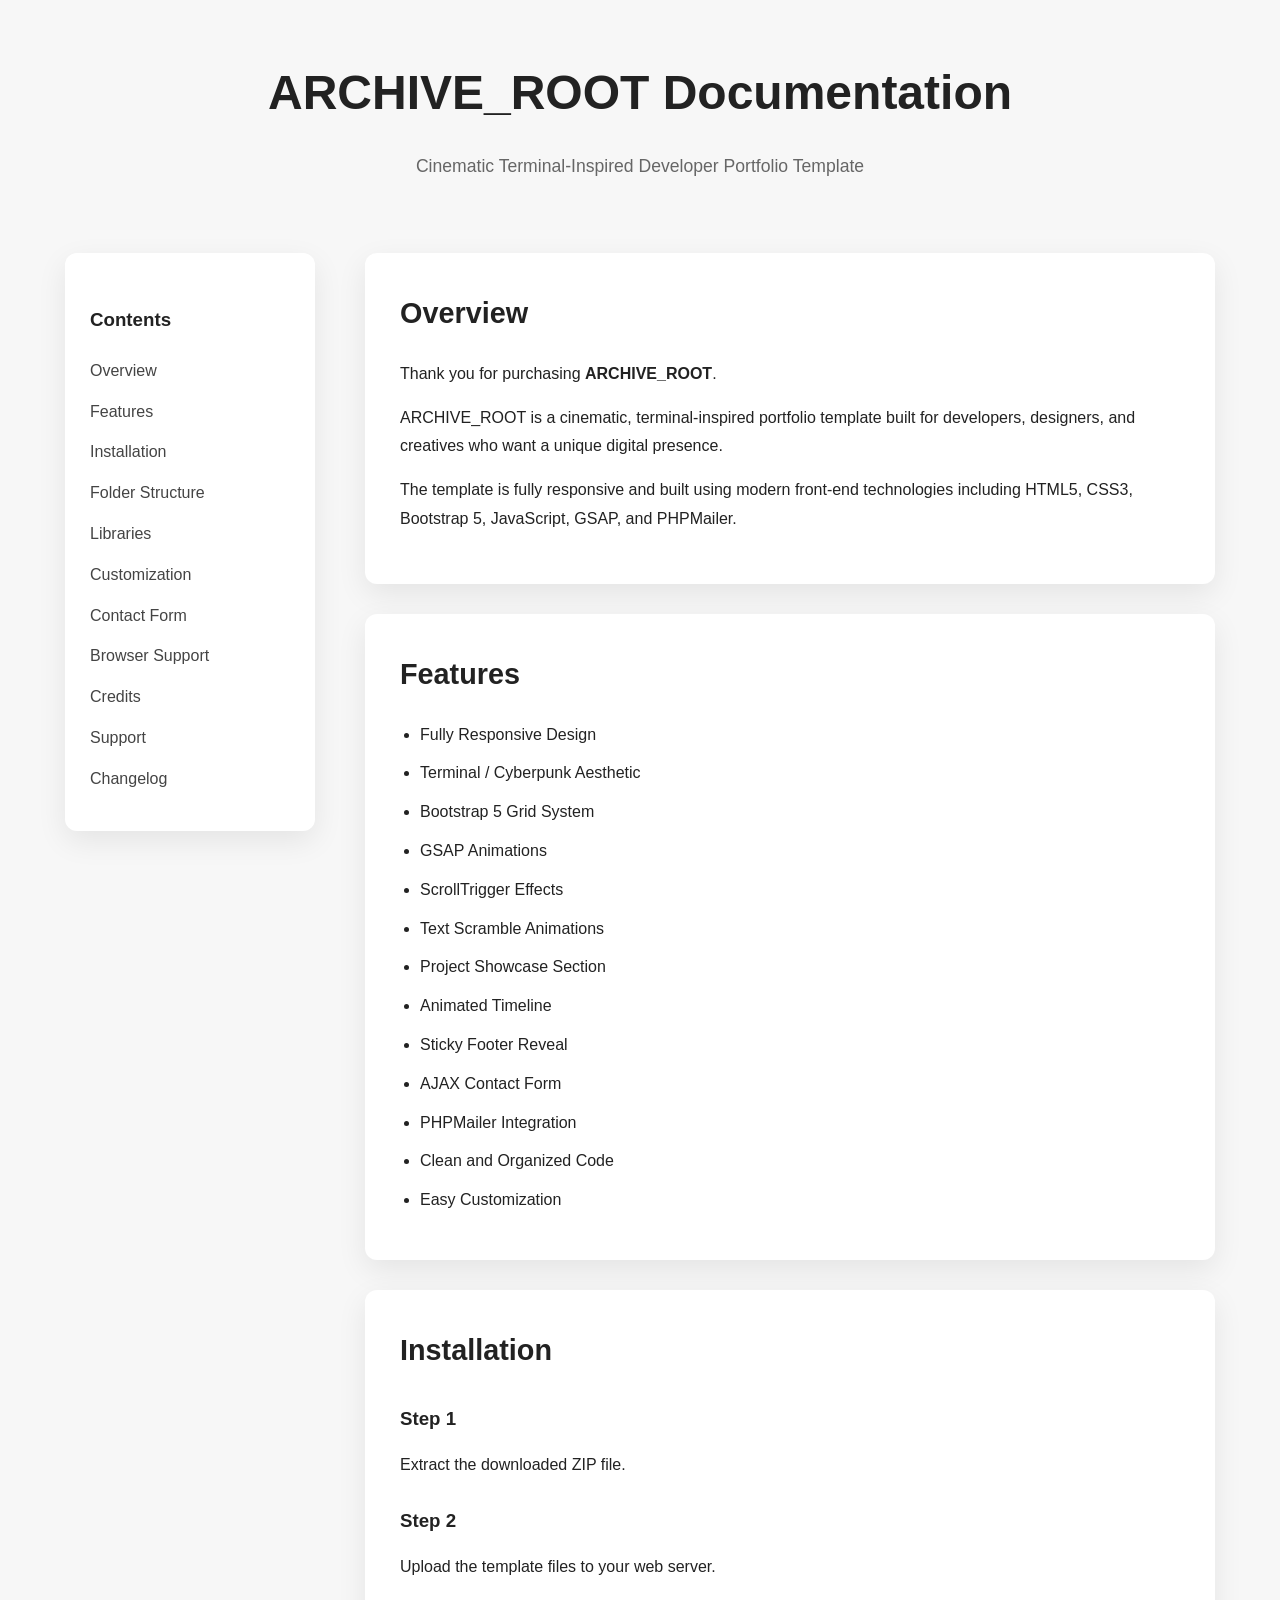
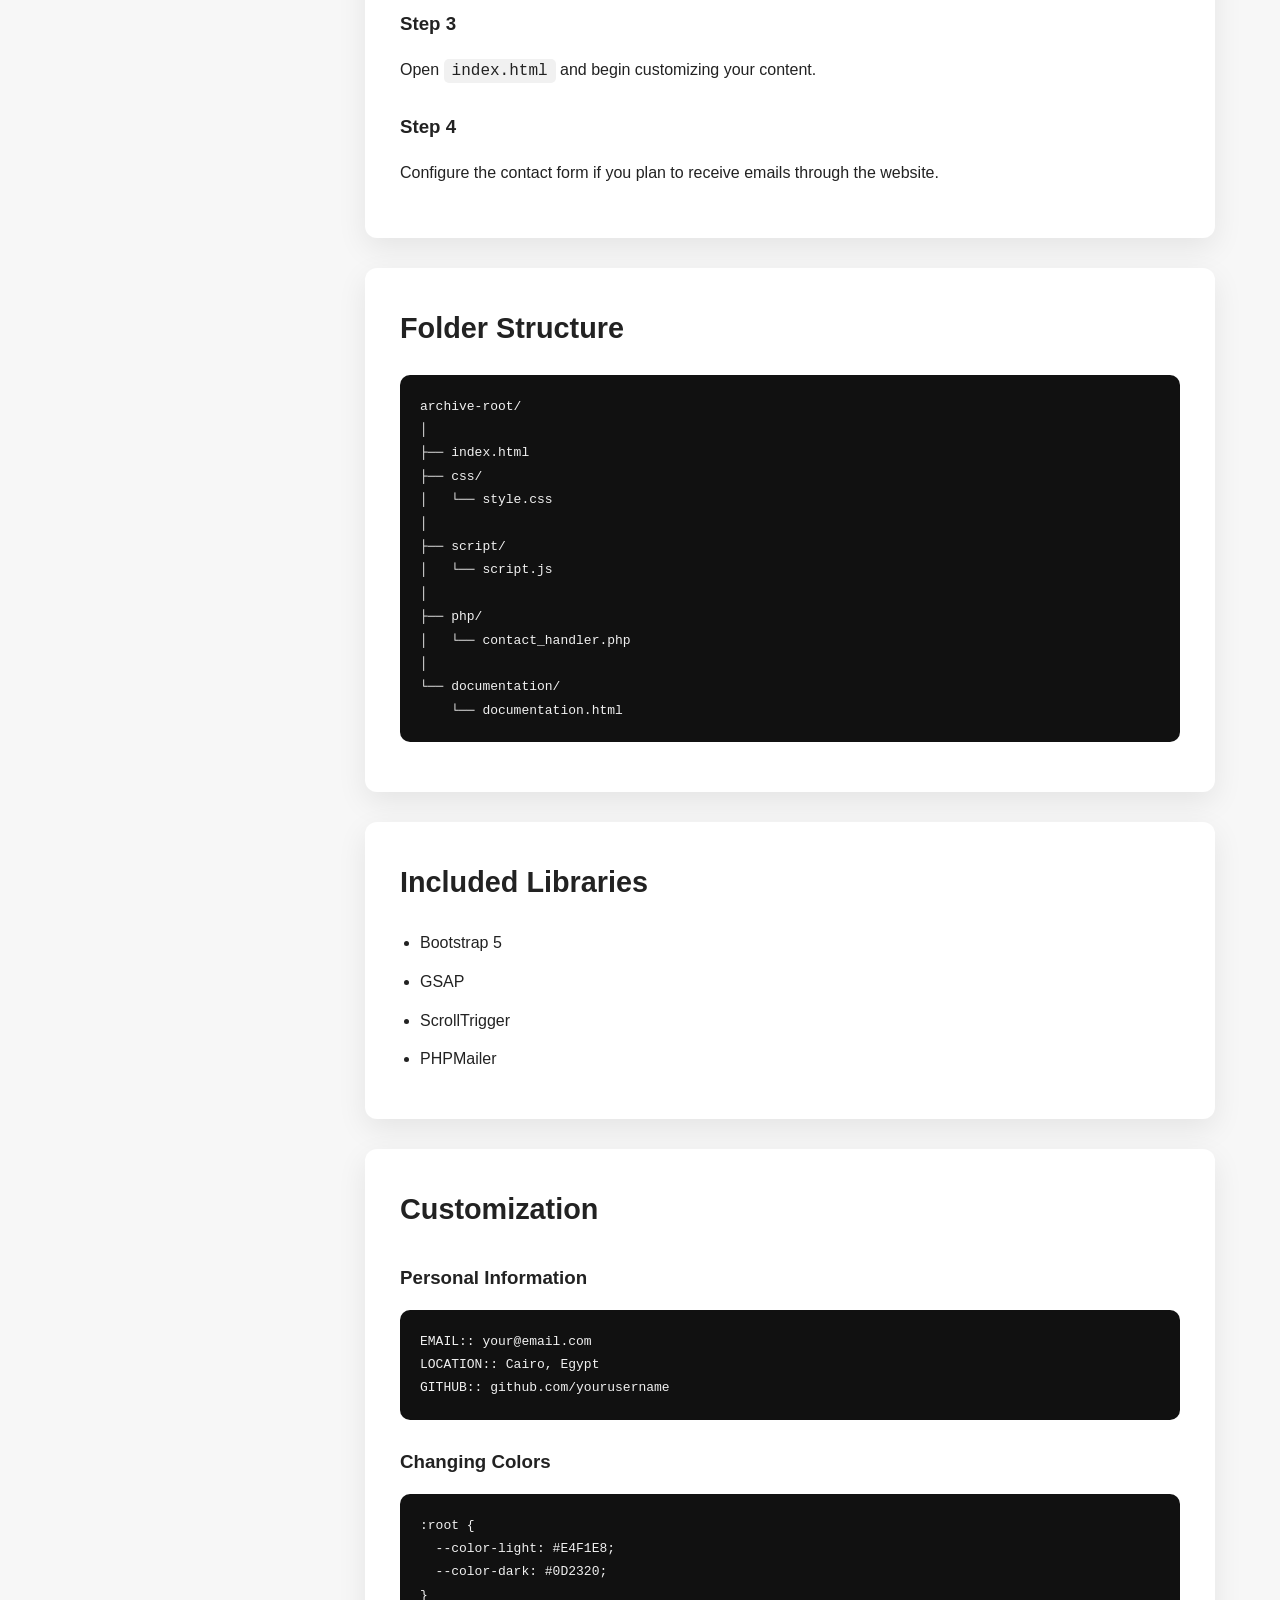
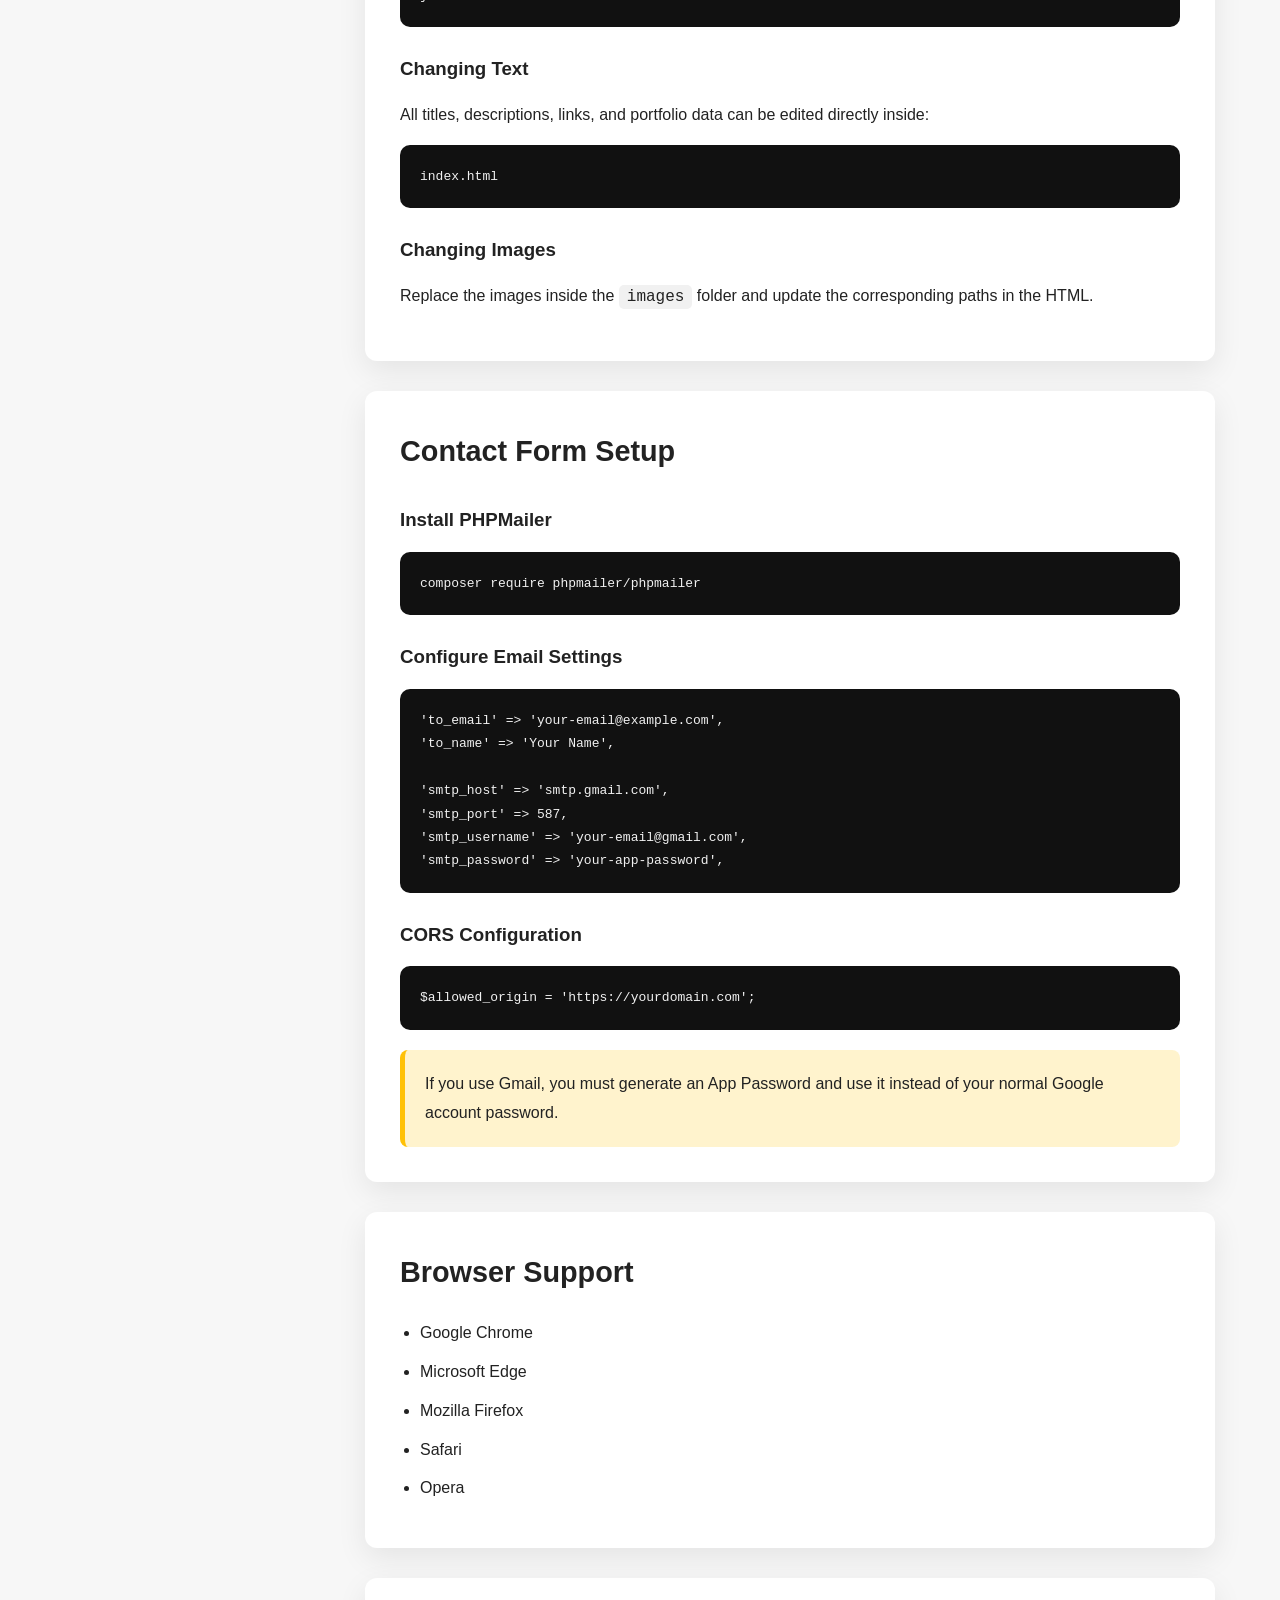
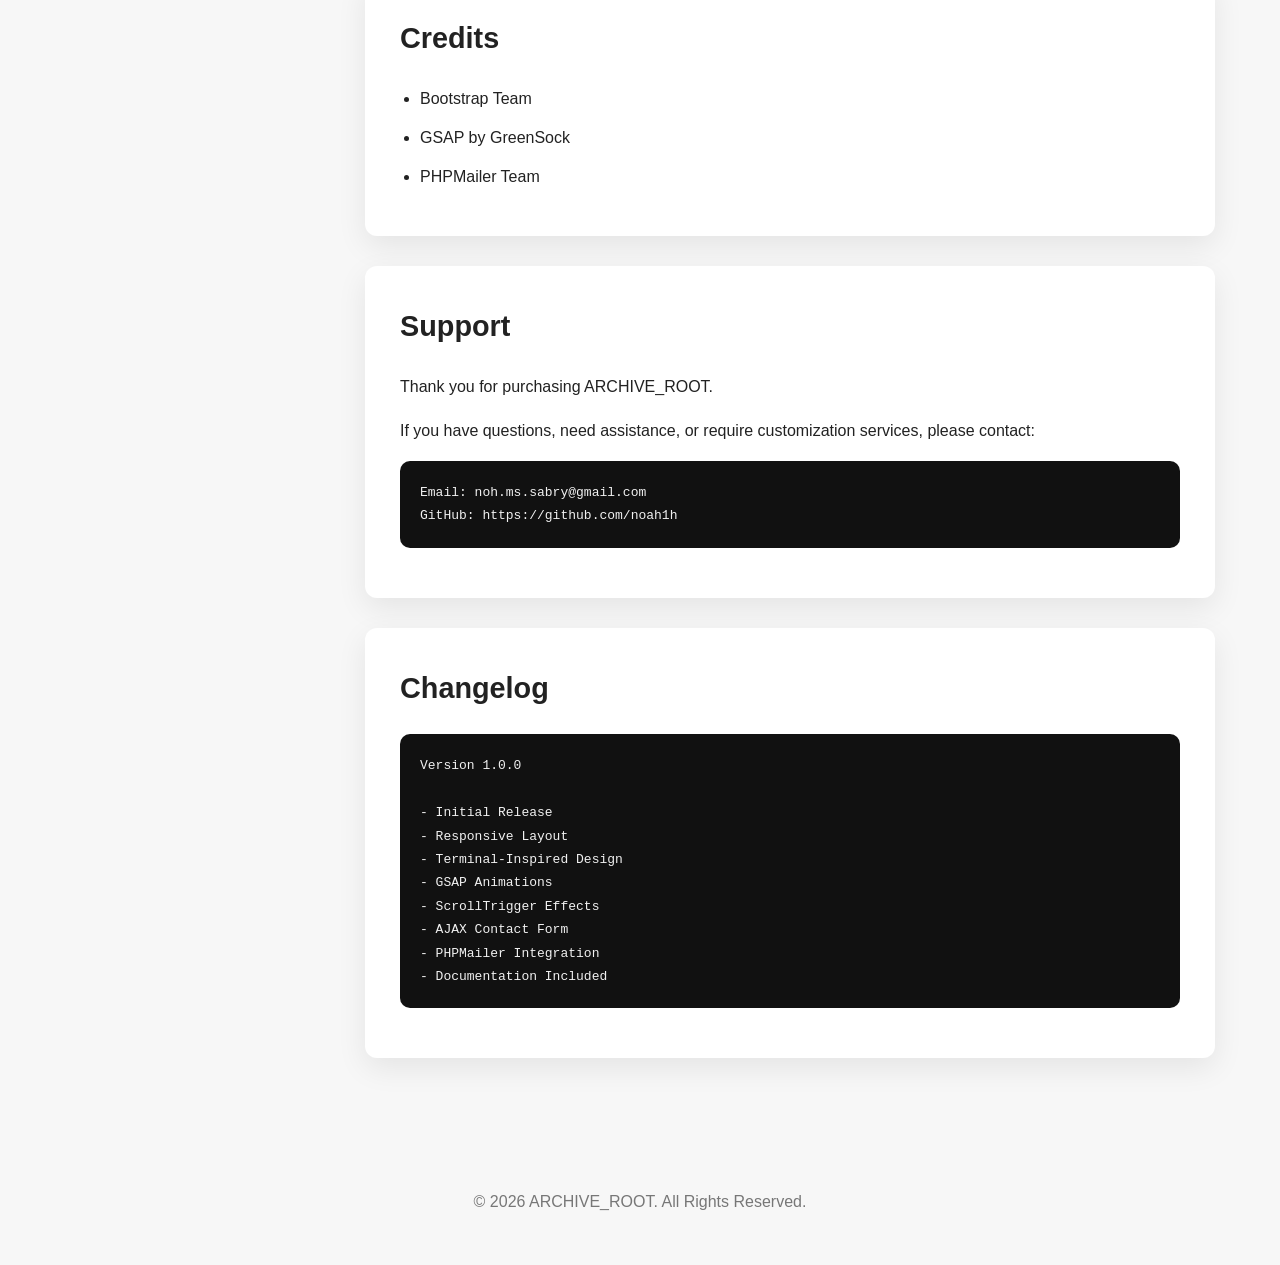
<file: documentation/documentation.html>
<!DOCTYPE html>
<html lang="en">
<head>
  <meta charset="UTF-8">
  <meta name="viewport" content="width=device-width, initial-scale=1.0">
  <title>ARCHIVE_ROOT Documentation</title>

  <style>
    * {
      margin: 0;
      padding: 0;
      box-sizing: border-box;
    }

    html {
      scroll-behavior: smooth;
    }

    body {
      font-family: Arial, Helvetica, sans-serif;
      background: #f7f7f7;
      color: #222;
      line-height: 1.8;
    }

    .container {
      max-width: 1200px;
      margin: auto;
      padding: 50px 25px;
    }

    header {
      text-align: center;
      margin-bottom: 70px;
    }

    header h1 {
      font-size: 3rem;
      margin-bottom: 15px;
    }

    header p {
      color: #666;
      font-size: 1.1rem;
    }

    .layout {
      display: grid;
      grid-template-columns: 250px 1fr;
      gap: 50px;
    }

    .sidebar {
      position: sticky;
      top: 40px;
      align-self: start;
      background: white;
      border-radius: 12px;
      padding: 25px;
      box-shadow: 0 10px 30px rgba(0,0,0,.08);
    }

    .sidebar h3 {
      margin-bottom: 20px;
    }

    .sidebar a {
      display: block;
      text-decoration: none;
      color: #444;
      margin-bottom: 12px;
      transition: .3s;
    }

    .sidebar a:hover {
      color: #000;
      transform: translateX(5px);
    }

    .content section {
      background: white;
      padding: 35px;
      border-radius: 12px;
      box-shadow: 0 10px 30px rgba(0,0,0,.08);
      margin-bottom: 30px;
    }

    h2 {
      margin-bottom: 20px;
      font-size: 1.8rem;
    }

    h3 {
      margin-top: 25px;
      margin-bottom: 15px;
    }

    p {
      margin-bottom: 15px;
    }

    ul {
      padding-left: 20px;
    }

    li {
      margin-bottom: 10px;
    }

    code {
      background: #f1f1f1;
      padding: 3px 8px;
      border-radius: 5px;
      font-family: Consolas, monospace;
    }

    pre {
      background: #111;
      color: #f1f1f1;
      padding: 20px;
      border-radius: 10px;
      overflow-x: auto;
      margin-top: 15px;
      margin-bottom: 15px;
    }

    .note {
      background: #fff3cd;
      border-left: 5px solid #ffc107;
      padding: 20px;
      margin-top: 20px;
      border-radius: 8px;
    }

    footer {
      text-align: center;
      padding: 50px 20px;
      color: #777;
    }

    @media (max-width: 900px) {
      .layout {
        grid-template-columns: 1fr;
      }

      .sidebar {
        position: static;
      }

      header h1 {
        font-size: 2.3rem;
      }
    }
  </style>
</head>
<body>

<div class="container">

  <header>
    <h1>ARCHIVE_ROOT Documentation</h1>
    <p>
      Cinematic Terminal-Inspired Developer Portfolio Template
    </p>
  </header>

  <div class="layout">

    <aside class="sidebar">
      <h3>Contents</h3>

      <a href="#overview">Overview</a>
      <a href="#features">Features</a>
      <a href="#installation">Installation</a>
      <a href="#structure">Folder Structure</a>
      <a href="#libraries">Libraries</a>
      <a href="#customization">Customization</a>
      <a href="#contact">Contact Form</a>
      <a href="#browser">Browser Support</a>
      <a href="#credits">Credits</a>
      <a href="#support">Support</a>
      <a href="#changelog">Changelog</a>
    </aside>

    <main class="content">

      <section id="overview">
        <h2>Overview</h2>

        <p>
          Thank you for purchasing
          <strong>ARCHIVE_ROOT</strong>.
        </p>

        <p>
          ARCHIVE_ROOT is a cinematic, terminal-inspired portfolio
          template built for developers, designers, and creatives who
          want a unique digital presence.
        </p>

        <p>
          The template is fully responsive and built using modern
          front-end technologies including HTML5, CSS3,
          Bootstrap 5, JavaScript, GSAP, and PHPMailer.
        </p>
      </section>

      <section id="features">
        <h2>Features</h2>

        <ul>
          <li>Fully Responsive Design</li>
          <li>Terminal / Cyberpunk Aesthetic</li>
          <li>Bootstrap 5 Grid System</li>
          <li>GSAP Animations</li>
          <li>ScrollTrigger Effects</li>
          <li>Text Scramble Animations</li>
          <li>Project Showcase Section</li>
          <li>Animated Timeline</li>
          <li>Sticky Footer Reveal</li>
          <li>AJAX Contact Form</li>
          <li>PHPMailer Integration</li>
          <li>Clean and Organized Code</li>
          <li>Easy Customization</li>
        </ul>
      </section>

      <section id="installation">
        <h2>Installation</h2>

        <h3>Step 1</h3>

        <p>
          Extract the downloaded ZIP file.
        </p>

        <h3>Step 2</h3>

        <p>
          Upload the template files to your web server.
        </p>

        <h3>Step 3</h3>

        <p>
          Open <code>index.html</code> and begin customizing
          your content.
        </p>

        <h3>Step 4</h3>

        <p>
          Configure the contact form if you plan to receive
          emails through the website.
        </p>
      </section>

      <section id="structure">
        <h2>Folder Structure</h2>

<pre>
archive-root/
│
├── index.html
├── css/
│   └── style.css
│
├── script/
│   └── script.js
│
├── php/
│   └── contact_handler.php
│
└── documentation/
    └── documentation.html
</pre>

      </section>

      <section id="libraries">
        <h2>Included Libraries</h2>

        <ul>
          <li>Bootstrap 5</li>
          <li>GSAP</li>
          <li>ScrollTrigger</li>
          <li>PHPMailer</li>
        </ul>
      </section>

      <section id="customization">
        <h2>Customization</h2>

        <h3>Personal Information</h3>

<pre>
EMAIL:: your@email.com
LOCATION:: Cairo, Egypt
GITHUB:: github.com/yourusername
</pre>

        <h3>Changing Colors</h3>

<pre>
:root {
  --color-light: #E4F1E8;
  --color-dark: #0D2320;
}
</pre>

        <h3>Changing Text</h3>

        <p>
          All titles, descriptions, links, and portfolio data can
          be edited directly inside:
        </p>

<pre>
index.html
</pre>

        <h3>Changing Images</h3>

        <p>
          Replace the images inside the
          <code>images</code> folder and update the
          corresponding paths in the HTML.
        </p>

      </section>

      <section id="contact">
        <h2>Contact Form Setup</h2>

        <h3>Install PHPMailer</h3>

<pre>
composer require phpmailer/phpmailer
</pre>

        <h3>Configure Email Settings</h3>

<pre>
'to_email' => 'your-email@example.com',
'to_name' => 'Your Name',

'smtp_host' => 'smtp.gmail.com',
'smtp_port' => 587,
'smtp_username' => 'your-email@gmail.com',
'smtp_password' => 'your-app-password',
</pre>

        <h3>CORS Configuration</h3>

<pre>
$allowed_origin = 'https://yourdomain.com';
</pre>

        <div class="note">
          If you use Gmail, you must generate an
          App Password and use it instead of your normal
          Google account password.
        </div>

      </section>

      <section id="browser">
        <h2>Browser Support</h2>

        <ul>
          <li>Google Chrome</li>
          <li>Microsoft Edge</li>
          <li>Mozilla Firefox</li>
          <li>Safari</li>
          <li>Opera</li>
        </ul>
      </section>

      <section id="credits">
        <h2>Credits</h2>

        <ul>
          <li>Bootstrap Team</li>
          <li>GSAP by GreenSock</li>
          <li>PHPMailer Team</li>
        </ul>
      </section>

      <section id="support">
        <h2>Support</h2>

        <p>
          Thank you for purchasing ARCHIVE_ROOT.
        </p>

        <p>
          If you have questions, need assistance,
          or require customization services,
          please contact:
        </p>

<pre>
Email: noh.ms.sabry@gmail.com
GitHub: https://github.com/noah1h
</pre>

      </section>

      <section id="changelog">
        <h2>Changelog</h2>

<pre>
Version 1.0.0

- Initial Release
- Responsive Layout
- Terminal-Inspired Design
- GSAP Animations
- ScrollTrigger Effects
- AJAX Contact Form
- PHPMailer Integration
- Documentation Included
</pre>

      </section>

    </main>

  </div>

</div>

<footer>
  © 2026 ARCHIVE_ROOT. All Rights Reserved.
</footer>

</body>
</html>
</file>
